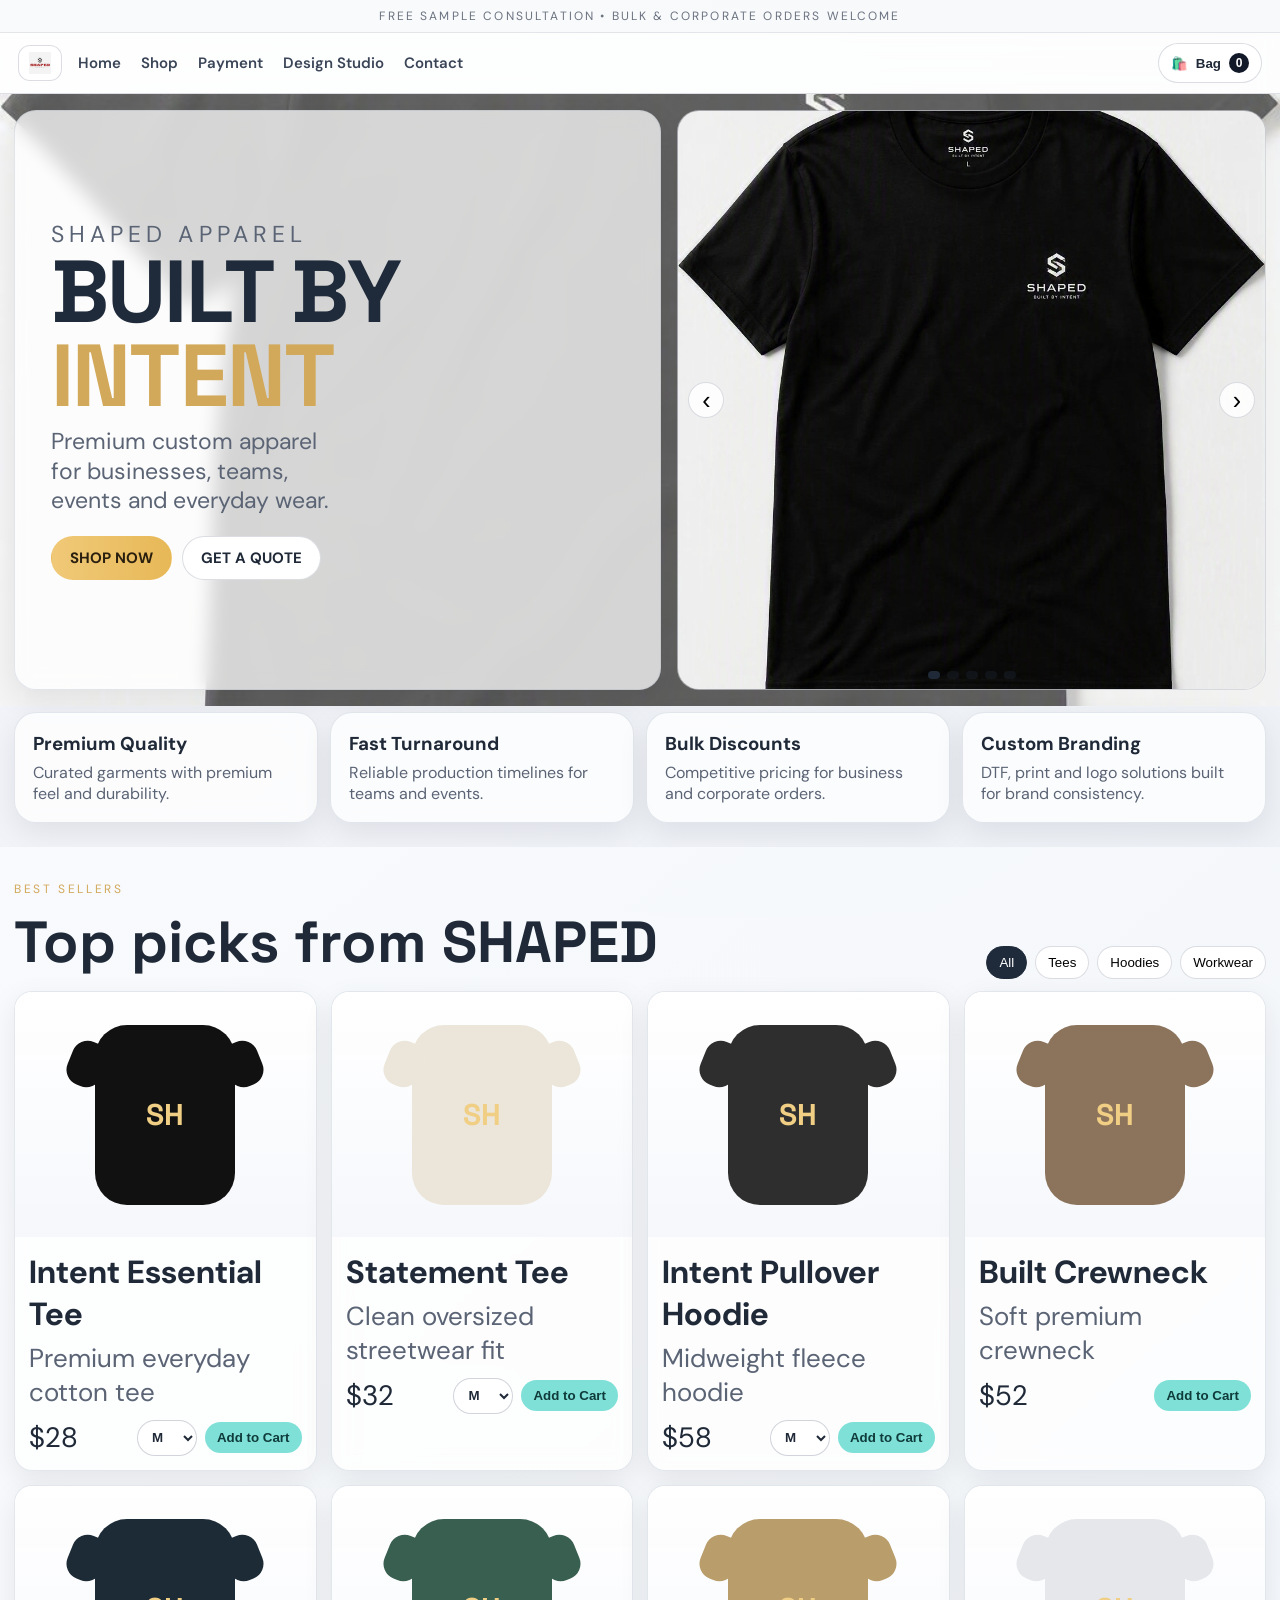
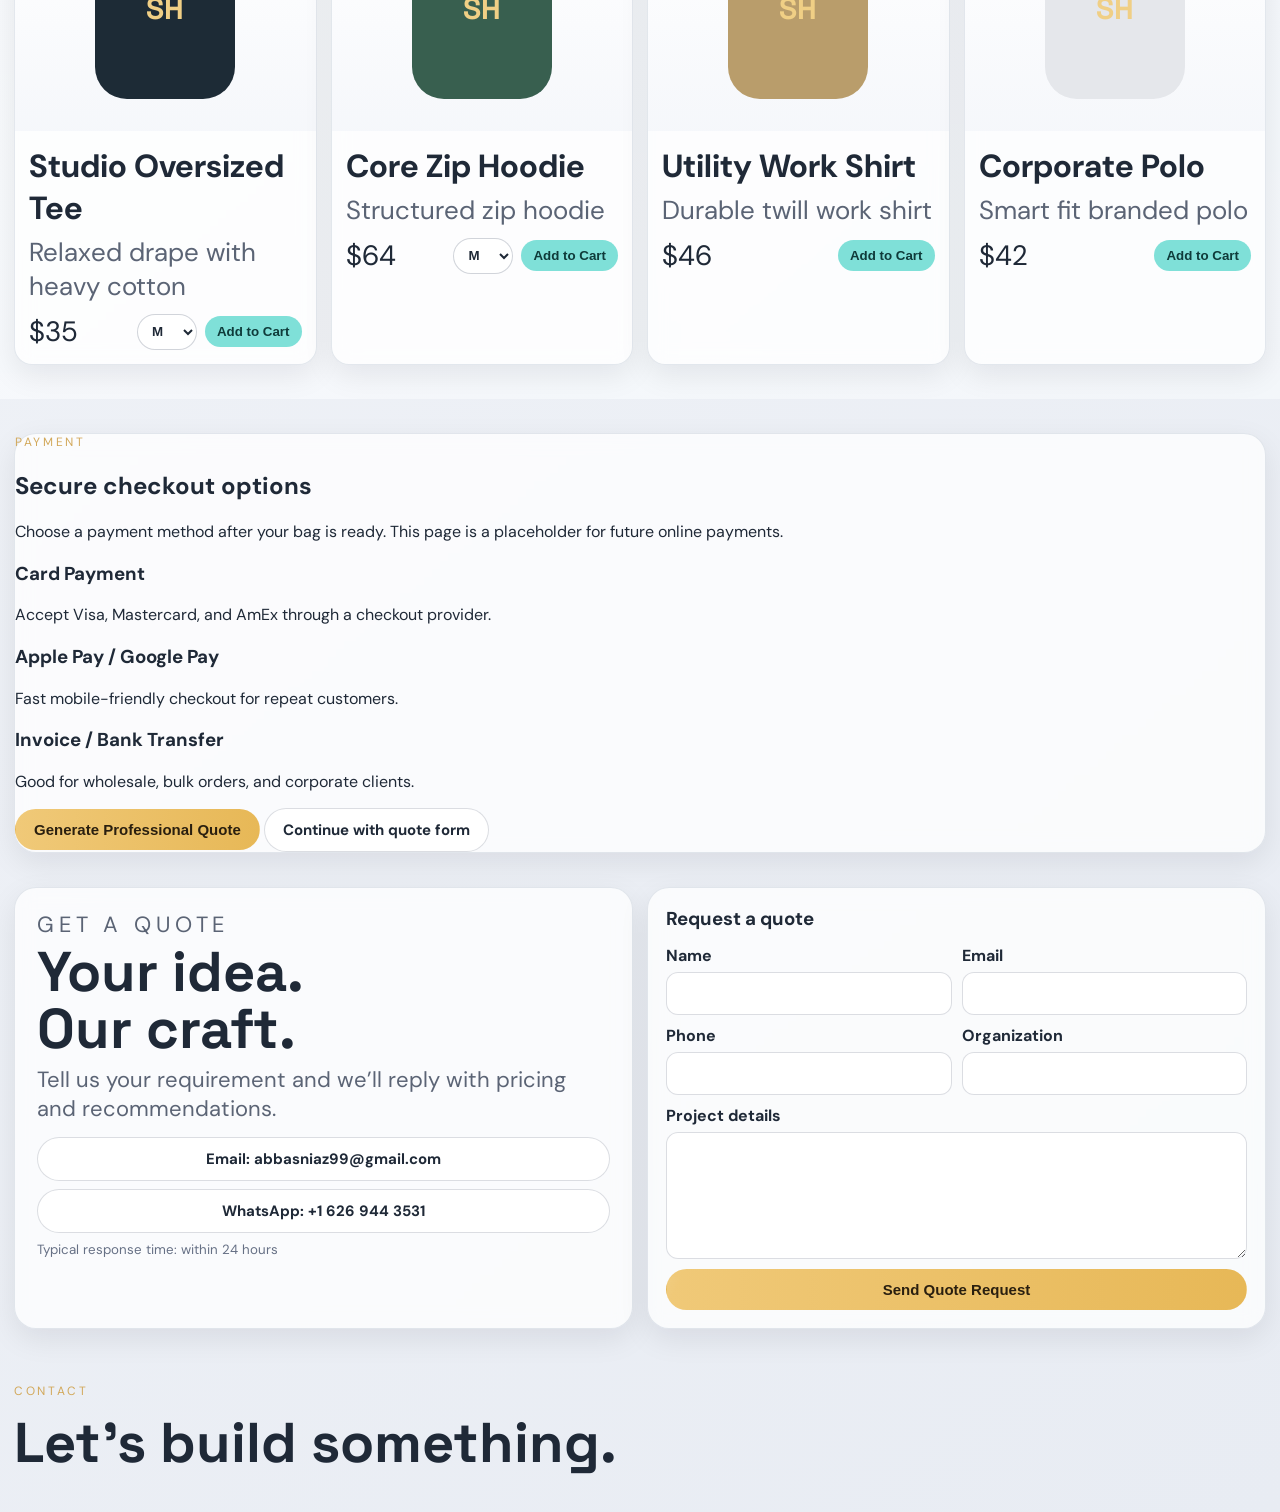
<file: index.html>
<!doctype html>
<html lang="en">
<head>
  <meta charset="utf-8" />
  <meta name="viewport" content="width=device-width, initial-scale=1" />
  <meta name="description" content="SHAPED premium custom apparel for businesses, teams and events. Built by Intent." />
  <title>SHAPED | Built by Intent</title>
  <link rel="stylesheet" href="styles.css?v=5001" />
  <script defer src="script.js?v=5001"></script>
</head>
<body>
  <a class="skip" href="#main">Skip to content</a>
  <div class="announcement">FREE SAMPLE CONSULTATION • BULK &amp; CORPORATE ORDERS WELCOME</div>

  <header class="site-header">
    <a class="brand-right" href="#home" aria-label="SHAPED home">
     <img
  src="assets/Shapedlogo.png"
  alt="SHAPED logo"
  onerror="this.style.display='none'; this.parentElement.classList.add('logo-fallback')"
/>
      <span class="logo-text">SHAPED</span>
    </a>

    <button class="menu-toggle" aria-label="Open menu" aria-expanded="false" type="button">☰</button>

    <nav class="nav" aria-label="Main navigation">
      <a href="#home">Home</a>
      <a href="#shop">Shop</a>
      <a href="#payment">Payment</a>
      <a href="designer.html">Design Studio</a>
      <a href="#contact">Contact</a>
    </nav>

    <button class="cart-button" aria-label="Open cart" type="button">
      <span class="cart-icon">🛍️</span>
      <span>Bag</span>
      <span id="cart-count">0</span>
    </button>
  </header>

  <main id="main">
    <section id="home" class="hero bg-home full-bleed">
      <div class="hero-copy reveal float-card">
        <p class="eyebrow">SHAPED APPAREL</p>
        <h1>BUILT BY <span>INTENT</span></h1>
        <p>Premium custom apparel for businesses, teams, events and everyday wear.</p>
        <div class="actions">
          <a class="button primary shine" href="#shop">SHOP NOW</a>
          <a class="button secondary" href="#quote-form">GET A QUOTE</a>
        </div>
      </div>

      <div class="hero-slideshow reveal" aria-label="SHAPED hero slideshow">
        <div class="hero-slide is-active">
          <img src="assets/Designer (19).png" alt="SHAPED design preview 1" />
        </div>
        <div class="hero-slide">
          <img src="assets/Designer (20).png" alt="SHAPED design preview 2" />
        </div>
        <div class="hero-slide">
          <img src="assets/slideshow pic3.png" alt="SHAPED design preview 3" />
        </div>
        <div class="hero-slide">
          <img src="assets/Designer (19).png" alt="SHAPED design preview 4" />
        </div>
        <div class="hero-slide">
          <img src="assets/Designer (20).png" alt="SHAPED design preview 5" />
        </div>

        <button class="hero-nav hero-prev" aria-label="Previous slide" type="button">‹</button>
        <button class="hero-nav hero-next" aria-label="Next slide" type="button">›</button>

        <div class="hero-dots" role="tablist" aria-label="Slideshow indicators">
          <button class="hero-dot is-active" aria-label="Go to slide 1" aria-selected="true" type="button"></button>
          <button class="hero-dot" aria-label="Go to slide 2" aria-selected="false" type="button"></button>
          <button class="hero-dot" aria-label="Go to slide 3" aria-selected="false" type="button"></button>
          <button class="hero-dot" aria-label="Go to slide 4" aria-selected="false" type="button"></button>
          <button class="hero-dot" aria-label="Go to slide 5" aria-selected="false" type="button"></button>
        </div>
      </div>
    </section>

    <section class="feature-row stagger full-bleed-pad">
      <article class="float-card">
        <h3>Premium Quality</h3>
        <p>Curated garments with premium feel and durability.</p>
      </article>
      <article class="float-card">
        <h3>Fast Turnaround</h3>
        <p>Reliable production timelines for teams and events.</p>
      </article>
      <article class="float-card">
        <h3>Bulk Discounts</h3>
        <p>Competitive pricing for business and corporate orders.</p>
      </article>
      <article class="float-card">
        <h3>Custom Branding</h3>
        <p>DTF, print and logo solutions built for brand consistency.</p>
      </article>
    </section>

    <section id="shop" class="section reveal bg-shop full-bleed">
      <div class="section-head">
        <div>
          <p class="eyebrow">BEST SELLERS</p>
          <h2>Top picks from SHAPED</h2>
        </div>

        <div class="filters" role="group" aria-label="Product filters">
          <button class="active" data-filter="all" type="button">All</button>
          <button data-filter="tees" type="button">Tees</button>
          <button data-filter="hoodies" type="button">Hoodies</button>
          <button data-filter="workwear" type="button">Workwear</button>
        </div>
      </div>

      <div class="product-grid stagger" id="product-grid"></div>
    </section>

    <section id="payment" class="section reveal full-bleed-pad">
      <div class="payment-panel float-card">
        <p class="eyebrow">PAYMENT</p>
        <h2>Secure checkout options</h2>
        <p>Choose a payment method after your bag is ready. This page is a placeholder for future online payments.</p>

        <div class="payment-grid">
          <article>
            <h3>Card Payment</h3>
            <p>Accept Visa, Mastercard, and AmEx through a checkout provider.</p>
          </article>
          <article>
            <h3>Apple Pay / Google Pay</h3>
            <p>Fast mobile-friendly checkout for repeat customers.</p>
          </article>
          <article>
            <h3>Invoice / Bank Transfer</h3>
            <p>Good for wholesale, bulk orders, and corporate clients.</p>
          </article>
        </div>

        <div class="payment-actions">
          <button class="button primary" id="payment-generate-quote" type="button">Generate Professional Quote</button>
          <a class="button secondary" href="#quote-form">Continue with quote form</a>
        </div>
      </div>
    </section>

    <section class="custom-section full-bleed-pad" id="quote-form">
      <div class="custom-copy reveal float-card">
        <p class="eyebrow">GET A QUOTE</p>
        <h2>Your idea.<br />Our craft.</h2>
        <p>Tell us your requirement and we’ll reply with pricing and recommendations.</p>

        <div style="margin-top:14px;display:grid;gap:8px">
          <a
            href="mailto:abbasniaz99@gmail.com"
            class="button secondary"
            style="text-decoration:none;display:inline-flex;justify-content:center;"
          >
            Email: abbasniaz99@gmail.com
          </a>

          <a
            href="https://wa.me/16269443531"
            target="_blank"
            rel="noopener"
            class="button secondary"
            style="text-decoration:none;display:inline-flex;justify-content:center;"
          >
            WhatsApp: +1 626 944 3531
          </a>

          <small style="color:#667085;">Typical response time: within 24 hours</small>
        </div>
      </div>

      <form
        class="quote-form reveal float-card"
        action="https://formspree.io/f/meaqjyzg"
        method="POST"
      >
        <h3>Request a quote</h3>

        <div class="form-row">
          <label>
            Name
            <input name="name" required />
          </label>
          <label>
            Email
            <input name="email" type="email" required />
          </label>
        </div>

        <div class="form-row">
          <label>
            Phone
            <input name="phone" type="tel" />
          </label>
          <label>
            Organization
            <input name="organization" />
          </label>
        </div>

        <label>
          Project details
          <textarea name="project_details" required rows="5"></textarea>
        </label>

        <input type="hidden" name="_subject" value="New SHAPED Quote Request" />

        <button class="button primary full shine" type="submit">Send Quote Request</button>
      </form>
    </section>

    <section id="contact" class="section reveal full-bleed-pad">
      <p class="eyebrow">CONTACT</p>
      <h2>Let’s build something.</h2>
    </section>
  </main>

  <aside class="cart" aria-hidden="true">
    <div class="cart-head">
      <h2>Your bag</h2>
      <button class="cart-close" aria-label="Close cart" type="button">×</button>
    </div>

    <div id="cart-items"></div>

    <div class="cart-summary">
      <div class="summary-row">
        <span>Total items</span>
        <strong id="summary-items">0</strong>
      </div>
      <div class="summary-row">
        <span>Subtotal</span>
        <strong id="summary-subtotal">$0.00</strong>
      </div>
    </div>

    <div class="cart-foot">
      <button class="button secondary full" id="clear-cart" type="button">Clear bag</button>
      <button class="button primary full" id="checkout" type="button">Checkout</button>

      <label style="display:flex;align-items:center;gap:8px;font-size:14px;margin-top:8px;">
        <input id="cart-keep-toggle" type="checkbox" />
        Keep my bag saved on this device
      </label>

      <p id="cart-keep-note" style="margin:8px 0 0;color:#667085;font-size:13px;"></p>
    </div>
  </aside>

  <div class="overlay"></div>
  <div class="toast" role="status" aria-live="polite"></div>

  <div class="quote-modal" id="quote-modal" aria-hidden="true">
    <div class="quote-panel">
      <div class="quote-head">
        <h3>Get your quotation</h3>
        <button id="quote-close" aria-label="Close" type="button">×</button>
      </div>

      <form id="quote-checkout-form" class="quote-checkout-form">
        <label>
          Name
          <input id="q-name" required />
        </label>
        <label>
          Email
          <input id="q-email" type="email" required />
        </label>
        <label>
          Customer email to receive quote
          <input id="q-customer-email" type="email" placeholder="customer@example.com" required />
        </label>
        <label>
          Company (optional)
          <input id="q-company" />
        </label>
        <label>
          Notes (optional)
          <textarea id="q-notes" rows="3" placeholder="Quantities, sizes, deadlines, or any special requirements"></textarea>
        </label>

        <button class="button primary full" type="submit">Generate Quote</button>
      </form>

      <div id="quote-result" class="quote-result"></div>
    </div>
  </div>

  <div id="quote-print-doc" class="quote-print-doc">
    <header class="quote-print-head">
      <div class="quote-print-brand">
        <div class="quote-print-logo-wrap">
          <img class="quote-print-logo-img" src="assets/Shapedlogo.png" alt="SHAPED logo" />
          <span class="quote-print-logo">SHAPED</span>
        </div>
        <span>Built by Intent</span>
      </div>
      <div class="quote-print-meta">
        <h1>QUOTATION</h1>
        <p><b>Reference:</b> <span id="qp-ref"></span></p>
        <p><b>Date:</b> <span id="qp-date"></span></p>
      </div>
    </header>

    <section class="quote-print-parties">
      <div>
        <p class="quote-print-label">Prepared by</p>
        <p><b>SHAPED Apparel</b></p>
        <p>abbasniaz99@gmail.com</p>
        <p>+1 626 944 3531</p>
      </div>
      <div>
        <p class="quote-print-label">Prepared for</p>
        <p><b id="qp-name"></b></p>
        <p id="qp-email"></p>
        <p id="qp-company"></p>
      </div>
    </section>

    <table class="quote-print-table">
      <thead>
        <tr>
          <th>Item</th>
          <th>Size</th>
          <th>Qty</th>
          <th>Unit Price</th>
          <th>Line Total</th>
        </tr>
      </thead>
      <tbody id="qp-items"></tbody>
      <tfoot>
        <tr>
          <td colspan="4">Subtotal</td>
          <td id="qp-subtotal"></td>
        </tr>
      </tfoot>
    </table>

    <section class="quote-print-notes">
      <p class="quote-print-label">Notes</p>
      <p id="qp-notes"></p>
    </section>

    <footer class="quote-print-foot">
      <p>This quotation is valid for 14 days from the date above. Prices exclude shipping and rush production fees unless stated otherwise.</p>
    </footer>
  </div>

  <form
    id="formspree-quote-submit"
    action="https://formspree.io/f/meaqjyzg"
    method="POST"
    style="display:none"
  >
    <input type="hidden" name="name" />
    <input type="hidden" name="email" />
    <input type="hidden" name="customerEmail" />
    <input type="hidden" name="company" />
    <input type="hidden" name="quoteReference" />
    <input type="hidden" name="quoteSubtotal" />
    <input type="hidden" name="quoteItems" />
    <input type="hidden" name="quoteNotes" />
    <input type="hidden" name="quoteLink" />
    <input type="hidden" name="_subject" value="New SHAPED Quote Request" />
  </form>
</body>
</html>
</file>
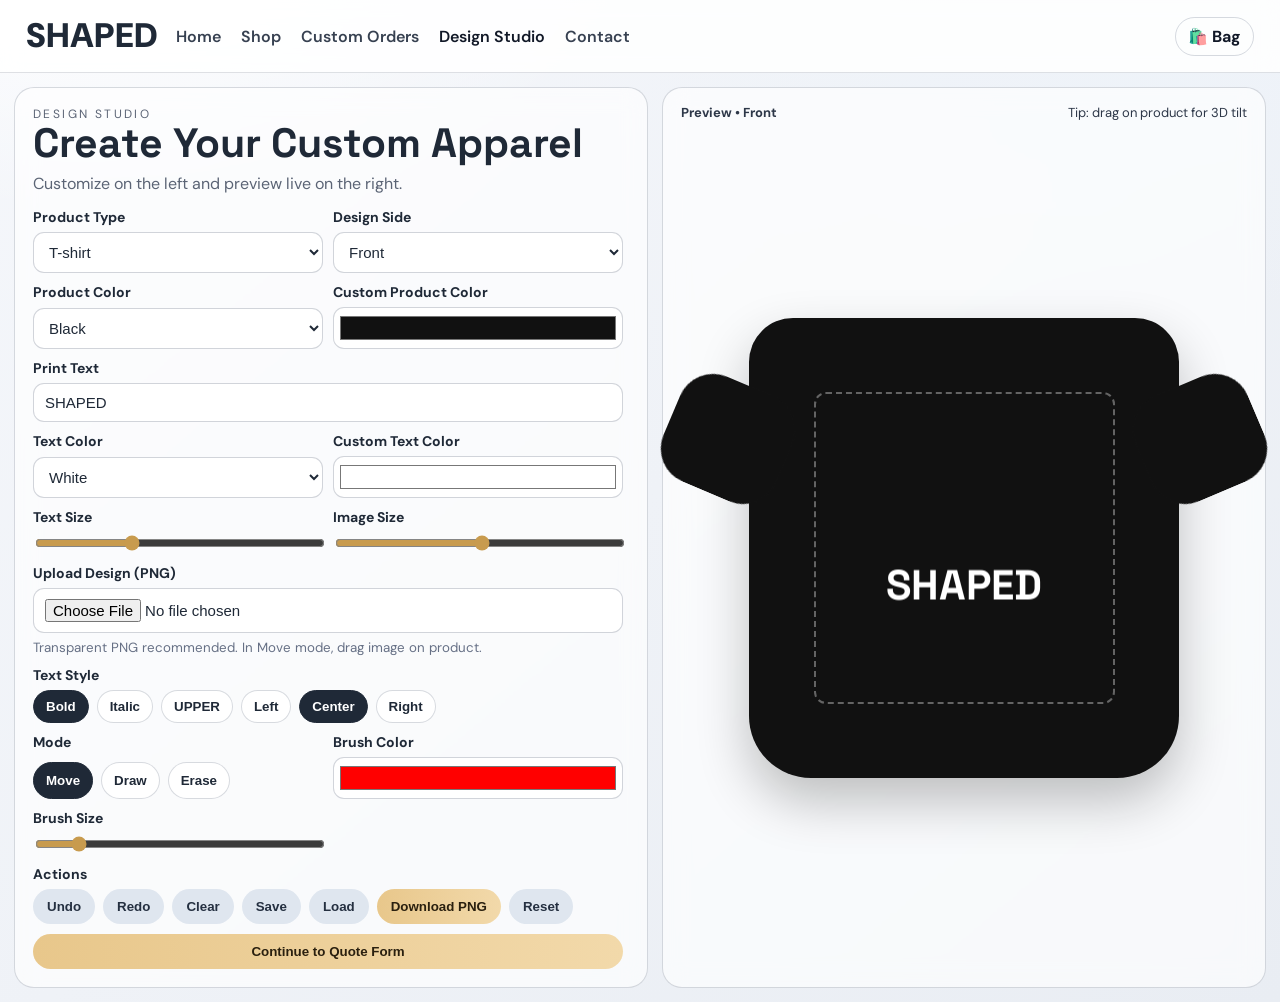
<file: designer.html>
<!doctype html>
<html lang="en">
<head>
  <meta charset="utf-8" />
  <meta name="viewport" content="width=device-width,initial-scale=1" />
  <title>SHAPED Design Studio</title>
  <link rel="stylesheet" href="designer.css?v=17001" />
  <script defer src="designer.js?v=17001"></script>
</head>
<body class="designer-page">

  <!-- TOP NAV -->
  <header class="site-header">
    <div class="container nav-wrap">
      <a class="brand" href="index.html">SHAPED</a>

      <button class="menu-toggle" type="button" aria-label="Toggle menu" aria-expanded="false">☰</button>

      <nav class="nav" aria-label="Primary navigation">
        <a href="index.html#home">Home</a>
        <a href="index.html#shop">Shop</a>
        <a href="index.html#quote-form">Custom Orders</a>
        <a href="designer.html" class="active">Design Studio</a>
        <a href="index.html#contact">Contact</a>
      </nav>

      <div class="header-actions">
        <a class="cart-button" href="index.html#shop">🛍️ <span>Bag</span></a>
      </div>
    </div>
  </header>

  <main class="designer-shell">
    <section class="controls-panel">
      <div class="panel-head">
        <p class="eyebrow">DESIGN STUDIO</p>
        <h1>Create Your Custom Apparel</h1>
        <p>Customize on the left and preview live on the right.</p>
      </div>

      <form id="designer-form" class="controls-grid">
        <div class="field">
          <label for="product-type">Product Type</label>
          <select id="product-type">
            <option value="tshirt">T-shirt</option>
            <option value="hoodie">Hoodie</option>
            <option value="tote">Tote Bag</option>
          </select>
        </div>

        <div class="field">
          <label for="view-side">Design Side</label>
          <select id="view-side">
            <option value="front">Front</option>
            <option value="back">Back</option>
          </select>
        </div>

        <div class="field">
          <label for="shirt-color">Product Color</label>
          <select id="shirt-color">
            <option value="#111111">Black</option>
            <option value="#1f2937">Charcoal</option>
            <option value="#374151">Dark Gray</option>
            <option value="#6b7280">Gray</option>
            <option value="#9ca3af">Light Gray</option>
            <option value="#f3f4f6">White</option>
            <option value="#f5e6c8">Cream</option>
            <option value="#c2a383">Sand</option>
            <option value="#7c5a3a">Brown</option>
            <option value="#8b1e3f">Maroon</option>
            <option value="#b91c1c">Red</option>
            <option value="#f97316">Orange</option>
            <option value="#eab308">Yellow</option>
            <option value="#2f6b57">Forest Green</option>
            <option value="#16a34a">Green</option>
            <option value="#14b8a6">Teal</option>
            <option value="#0ea5e9">Sky Blue</option>
            <option value="#395b8a">Royal Blue</option>
            <option value="#1d4ed8">Blue</option>
            <option value="#312e81">Indigo</option>
            <option value="#7c3aed">Purple</option>
            <option value="#db2777">Pink</option>
          </select>
        </div>

        <div class="field">
          <label for="shirt-color-custom">Custom Product Color</label>
          <input id="shirt-color-custom" type="color" value="#111111" />
        </div>

        <div class="field span-2">
          <label for="print-text">Print Text</label>
          <input id="print-text" type="text" value="SHAPED" maxlength="40" />
        </div>

        <div class="field">
          <label for="print-color">Text Color</label>
          <select id="print-color">
            <option value="#ffffff">White</option>
            <option value="#111111">Black</option>
            <option value="#d4a64f">Gold</option>
            <option value="#2f6b57">Green</option>
            <option value="#2b6cb0">Blue</option>
            <option value="#e11d48">Red</option>
            <option value="#7c3aed">Purple</option>
          </select>
        </div>

        <div class="field">
          <label for="print-color-custom">Custom Text Color</label>
          <input id="print-color-custom" type="color" value="#ffffff" />
        </div>

        <div class="field">
          <label for="text-size">Text Size</label>
          <input id="text-size" type="range" min="16" max="96" value="42" />
        </div>

        <div class="field">
          <label for="design-size">Image Size</label>
          <input id="design-size" type="range" min="15" max="80" value="48" />
        </div>

        <div class="field span-2">
          <label for="design-upload">Upload Design (PNG)</label>
          <input id="design-upload" type="file" accept=".png,image/png" />
          <small>Transparent PNG recommended. In Move mode, drag image on product.</small>
        </div>

        <div class="field span-2">
          <label>Text Style</label>
          <div class="btn-row">
            <button type="button" class="chip active" id="text-bold">Bold</button>
            <button type="button" class="chip" id="text-italic">Italic</button>
            <button type="button" class="chip" id="text-uppercase">UPPER</button>
            <button type="button" class="chip" id="align-left">Left</button>
            <button type="button" class="chip active" id="align-center">Center</button>
            <button type="button" class="chip" id="align-right">Right</button>
          </div>
        </div>

        <div class="field">
          <label>Mode</label>
          <div class="btn-row">
            <button type="button" class="chip active" id="mode-move">Move</button>
            <button type="button" class="chip" id="mode-draw">Draw</button>
            <button type="button" class="chip" id="mode-erase">Erase</button>
          </div>
        </div>

        <div class="field">
          <label for="brush-color">Brush Color</label>
          <input id="brush-color" type="color" value="#ff0000" />
        </div>

        <div class="field">
          <label for="brush-size">Brush Size</label>
          <input id="brush-size" type="range" min="1" max="40" value="6" />
        </div>

        <div class="field span-2">
          <label>Actions</label>
          <div class="btn-row">
            <button type="button" class="cta muted" id="undo-draw">Undo</button>
            <button type="button" class="cta muted" id="redo-draw">Redo</button>
            <button type="button" class="cta muted" id="clear-drawing">Clear</button>
            <button type="button" class="cta muted" id="save-draft">Save</button>
            <button type="button" class="cta muted" id="load-draft">Load</button>
            <button type="button" class="cta" id="download-design">Download PNG</button>
            <button type="button" class="cta muted" id="reset-all">Reset</button>
          </div>
        </div>

        <div class="field span-2">
          <button type="submit" class="cta full">Continue to Quote Form</button>
        </div>
      </form>
    </section>

    <section class="preview-panel">
      <div class="preview-top">
        <strong id="preview-label">Preview • Front</strong>
        <span>Tip: drag on product for 3D tilt</span>
      </div>

      <div class="preview-stage">
        <div class="mock-shirt tshirt" id="mock-shirt">
          <div class="hoodie-pocket"></div>
          <div class="tote-handle left"></div>
          <div class="tote-handle right"></div>

          <div class="safe-area"></div>
          <canvas id="draw-canvas"></canvas>
          <img id="shirt-design-image" alt="Uploaded design preview" />
          <span id="shirt-text">SHAPED</span>
        </div>
      </div>
    </section>
  </main>
</body>
</html>
</file>
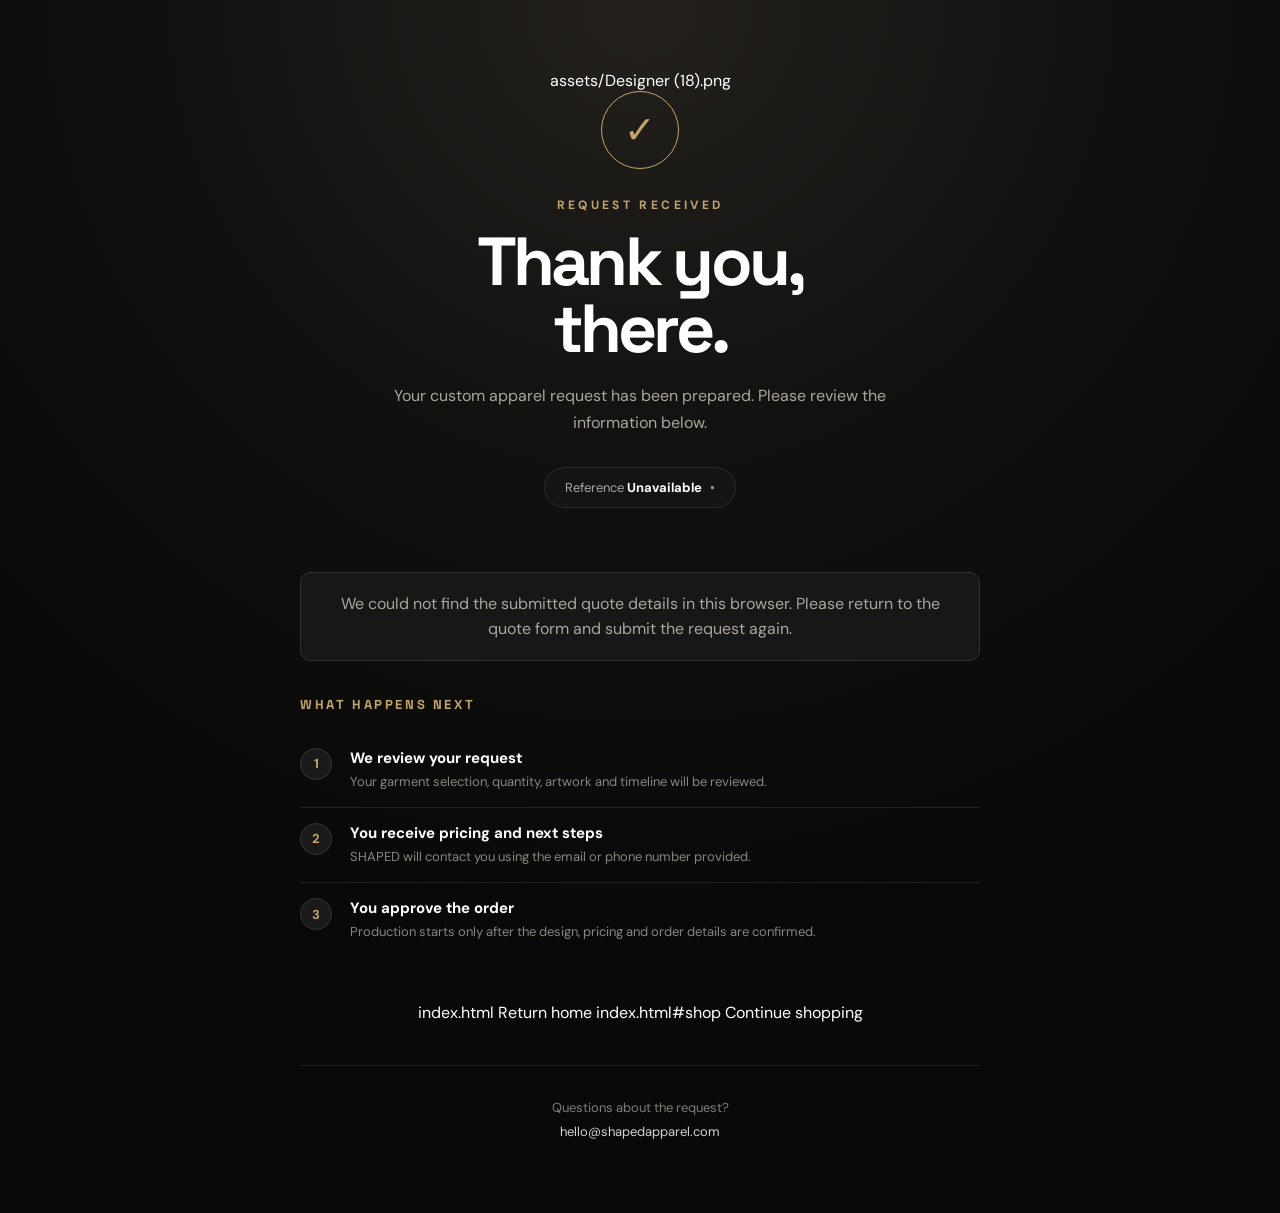
<file: success.html>
<!doctype html>
<html lang="en">
<head>
  <meta charset="utf-8">

  <meta
    name="viewport"
    content="width=device-width, initial-scale=1"
  >

  <meta
    name="description"
    content="SHAPED custom apparel quote confirmation."
  >

  <title>Quote Received | SHAPED</title>

  <style>
    @import url(
      "https://fonts.googleapis.com/css2?family=DM+Sans:wght@400;500;600;700&family=Space+Grotesk:wght@500;600;700&display=swap"
    );

    :root {
      --black: #090909;
      --card: #141414;
      --card-light: #1a1a1a;
      --gold: #c4a46a;
      --white: #ffffff;
      --muted: #aaa69d;
      --line: #2b2b2b;
    }

    * {
      box-sizing: border-box;
    }

    body {
      min-height: 100vh;
      margin: 0;
      background:
        radial-gradient(
          circle at top,
          #24211d 0%,
          #10100f 35%,
          var(--black) 68%
        );
      color: var(--white);
      font-family: "DM Sans", sans-serif;
    }

    .confirmation-page {
      width: min(680px, calc(100% - 36px));
      margin: 0 auto;
      padding: 70px 0;
      text-align: center;
    }

    .logo {
      width: 175px;
      max-height: 90px;
      object-fit: contain;
      margin-bottom: 42px;
    }

    .confirmation-icon {
      width: 78px;
      height: 78px;
      display: grid;
      place-items: center;
      margin: 0 auto 28px;
      border: 1px solid var(--gold);
      border-radius: 50%;
      color: var(--gold);
      font-size: 38px;
      font-weight: 500;
    }

    .eyebrow {
      margin: 0 0 16px;
      color: var(--gold);
      font-size: 12px;
      font-weight: 700;
      letter-spacing: 0.28em;
    }

    h1 {
      margin: 0 0 20px;
      font-family: "Space Grotesk", sans-serif;
      font-size: clamp(42px, 8vw, 68px);
      line-height: 0.98;
      letter-spacing: -0.055em;
    }

    .intro {
      max-width: 530px;
      margin: 0 auto 30px;
      color: var(--muted);
      font-size: 16px;
      line-height: 1.7;
    }

    .reference {
      display: inline-flex;
      flex-wrap: wrap;
      justify-content: center;
      gap: 8px;
      margin-bottom: 44px;
      padding: 11px 20px;
      background: var(--card);
      border: 1px solid var(--line);
      border-radius: 999px;
      color: var(--muted);
      font-size: 13px;
    }

    .reference strong {
      color: var(--white);
    }

    .quote-summary {
      margin-bottom: 42px;
      padding: 30px;
      background: rgba(20, 20, 20, 0.96);
      border: 1px solid var(--line);
      border-radius: 16px;
      text-align: left;
      box-shadow: 0 30px 70px rgba(0, 0, 0, 0.3);
    }

    .section-title {
      margin: 0 0 20px;
      color: var(--gold);
      font-family: "Space Grotesk", sans-serif;
      font-size: 13px;
      letter-spacing: 0.2em;
      text-transform: uppercase;
    }

    .summary-row {
      display: grid;
      grid-template-columns: 145px 1fr;
      gap: 20px;
      padding: 13px 0;
      border-bottom: 1px solid #242424;
      font-size: 14px;
    }

    .summary-row:last-child {
      border-bottom: 0;
    }

    .summary-label {
      color: #858178;
    }

    .summary-value {
      color: var(--white);
      font-weight: 500;
      overflow-wrap: anywhere;
    }

    .details-value {
      line-height: 1.6;
      white-space: pre-wrap;
    }

    .next-steps {
      margin-bottom: 45px;
      text-align: left;
    }

    .step {
      display: grid;
      grid-template-columns: 34px 1fr;
      gap: 16px;
      padding: 15px 0;
      border-bottom: 1px solid #222;
    }

    .step:last-child {
      border-bottom: 0;
    }

    .step-number {
      width: 32px;
      height: 32px;
      display: grid;
      place-items: center;
      background: var(--card-light);
      border: 1px solid #353535;
      border-radius: 50%;
      color: var(--gold);
      font-size: 13px;
      font-weight: 700;
    }

    .step strong {
      display: block;
      margin-bottom: 4px;
      font-size: 15px;
    }

    .step p {
      margin: 0;
      color: #89857e;
      font-size: 13px;
      line-height: 1.55;
    }

    .actions {
      display: flex;
      flex-wrap: wrap;
      justify-content: center;
      gap: 12px;
      margin-bottom: 42px;
    }

    .button {
      display: inline-flex;
      min-width: 170px;
      justify-content: center;
      padding: 15px 24px;
      border: 1px solid transparent;
      text-decoration: none;
      font-size: 14px;
      font-weight: 700;
    }

    .button-primary {
      background: var(--gold);
      color: #111111;
    }

    .button-primary:hover {
      background: #d7bb83;
    }

    .button-secondary {
      border-color: #3b3b3b;
      color: var(--white);
    }

    .button-secondary:hover {
      border-color: var(--gold);
      color: var(--gold);
    }

    .contact {
      padding-top: 30px;
      border-top: 1px solid #222;
      color: #817d75;
      font-size: 13px;
      line-height: 1.8;
    }

    .contact a {
      color: #d5d1c9;
      text-decoration: none;
    }

    .missing-message {
      display: none;
      margin: 20px auto 35px;
      padding: 18px;
      background: #171717;
      border: 1px solid #303030;
      border-radius: 10px;
      color: var(--muted);
      line-height: 1.6;
    }

    @media (max-width: 560px) {
      .confirmation-page {
        padding: 45px 0;
      }

      .quote-summary {
        padding: 22px;
      }

      .summary-row {
        grid-template-columns: 1fr;
        gap: 5px;
      }

      .button {
        width: 100%;
      }

      .reference {
        border-radius: 13px;
      }
    }
  </style>
</head>

<body>
  <main class="confirmation-page">
    assets/Designer (18).png

    <div class="confirmation-icon" aria-hidden="true">✓</div>

    <p class="eyebrow">REQUEST RECEIVED</p>

    <h1>
      Thank you,<br>
      <span id="customerName">there</span>.
    </h1>

    <p class="intro">
      Your custom apparel request has been prepared.
      Please review the information below.
    </p>

    <div class="reference">
      <span>
        Reference
        <strong id="referenceNumber">Unavailable</strong>
      </span>

      <span aria-hidden="true">•</span>

      <span id="submissionDate"></span>
    </div>

    <div class="missing-message" id="missingMessage">
      We could not find the submitted quote details in this browser.
      Please return to the quote form and submit the request again.
    </div>

    <section class="quote-summary" id="quoteSummary">
      <h2 class="section-title">Your submission</h2>

      <div class="summary-row">
        <span class="summary-label">Name</span>
        <span class="summary-value" id="summaryName"></span>
      </div>

      <div class="summary-row">
        <span class="summary-label">Email</span>
        <span class="summary-value" id="summaryEmail"></span>
      </div>

      <div class="summary-row">
        <span class="summary-label">Phone</span>
        <span class="summary-value" id="summaryPhone"></span>
      </div>

      <div class="summary-row">
        <span class="summary-label">Organization</span>
        <span class="summary-value" id="summaryOrganization"></span>
      </div>

      <div class="summary-row">
        <span class="summary-label">Product</span>
        <span class="summary-value" id="summaryProduct"></span>
      </div>

      <div class="summary-row">
        <span class="summary-label">Quantity</span>
        <span class="summary-value" id="summaryQuantity"></span>
      </div>

      <div class="summary-row">
        <span class="summary-label">Project details</span>
        <span
          class="summary-value details-value"
          id="summaryDetails"
        ></span>
      </div>
    </section>

    <section class="next-steps">
      <h2 class="section-title">What happens next</h2>

      <div class="step">
        <span class="step-number">1</span>

        <div>
          <strong>We review your request</strong>

          <p>
            Your garment selection, quantity, artwork and timeline
            will be reviewed.
          </p>
        </div>
      </div>

      <div class="step">
        <span class="step-number">2</span>

        <div>
          <strong>You receive pricing and next steps</strong>

          <p>
            SHAPED will contact you using the email or phone number
            provided.
          </p>
        </div>
      </div>

      <div class="step">
        <span class="step-number">3</span>

        <div>
          <strong>You approve the order</strong>

          <p>
            Production starts only after the design, pricing and
            order details are confirmed.
          </p>
        </div>
      </div>
    </section>

    <div class="actions">
      index.html
        Return home
      </a>

      index.html#shop
        Continue shopping
      </a>
    </div>

    <div class="contact">
      Questions about the request?<br>

      <a href="mailto:hello@shapedapparel.com">
        hello@shapedapparel.com
      </a>
    </div>
  </main>

  <script>
    const savedQuote = sessionStorage.getItem("shapedQuote");

    const displayValue = (value) => {
      return value && value.trim() ? value.trim() : "Not provided";
    };

    if (savedQuote) {
      try {
        const quote = JSON.parse(savedQuote);

        document.getElementById("customerName").textContent =
          displayValue(quote.name).split(" ")[0];

        document.getElementById("referenceNumber").textContent =
          "#" + displayValue(quote.reference);

        document.getElementById("submissionDate").textContent =
          displayValue(quote.submittedAt);

        document.getElementById("summaryName").textContent =
          displayValue(quote.name);

        document.getElementById("summaryEmail").textContent =
          displayValue(quote.email);

        document.getElementById("summaryPhone").textContent =
          displayValue(quote.phone);

        document.getElementById("summaryOrganization").textContent =
          displayValue(quote.organization);

        document.getElementById("summaryProduct").textContent =
          displayValue(quote.product);

        document.getElementById("summaryQuantity").textContent =
          displayValue(quote.quantity);

        document.getElementById("summaryDetails").textContent =
          displayValue(quote.details);
      } catch (error) {
        showMissingDetails();
      }
    } else {
      showMissingDetails();
    }

    function showMissingDetails() {
      document.getElementById("quoteSummary").style.display = "none";
      document.getElementById("missingMessage").style.display = "block";
      document.getElementById("submissionDate").style.display = "none";
    }
  </script>
</body>
</html>
</file>
<file: styles.css>
/* =========================================================
   SHAPED WEBSITE STYLESHEET (CONSOLIDATED + SECTION HEADERS)
   HOW TO EDIT QUICKLY:
   - HEADER / LOGO: Section 04
   - HERO TEXT / BUTTONS: Section 08
   - BACKGROUND IMAGES: Section 07
   - SHOP PRODUCT CARDS: Section 12
   - SIZE DROPDOWN: Section 13
   - CART PANEL: Section 16
   - MOBILE FIXES: Section 20
   ========================================================= */

/* =========================================================
   01) GOOGLE FONTS
   ========================================================= */
@import url("https://fonts.googleapis.com/css2?family=DM+Sans:wght@400;500;700&family=Space+Grotesk:wght@500;700&display=swap");

/* =========================================================
   02) ROOT COLORS / DESIGN TOKENS
   ========================================================= */
:root{
  --bg:#f3f5f9;
  --bg2:#e8ecf3;
  --text:#1f2937;
  --muted:#5b6475;
  --line:rgba(90,102,122,.22);
  --card:rgba(255,255,255,.74);
  --gold:#d2a85a;
  --navy:#1f2a3a;
  --mint:#7fe0d8;
}

/* =========================================================
   03) GLOBAL RESET + BASE
   ========================================================= */
*{box-sizing:border-box}
html,body{margin:0;padding:0}
body{
  font-family:"DM Sans",system-ui,-apple-system,Segoe UI,Roboto,sans-serif;
  color:var(--text);
  background:
    radial-gradient(1200px 560px at 10% -10%, #fff 0%, transparent 55%),
    radial-gradient(1100px 600px at 90% 0%, #eef2f8 0%, transparent 58%),
    linear-gradient(140deg,var(--bg),var(--bg2));
  overflow-x:hidden;
}

/* =========================================================
   04) HEADER / TOP BAR / LOGO / NAV
   ========================================================= */
.announcement{
  font-size:12px;
  letter-spacing:.18em;
  text-transform:uppercase;
  text-align:center;
  color:#6b7280;
  padding:8px 10px;
  border-bottom:1px solid rgba(90,102,122,.14);
  background:rgba(255,255,255,.55);
}

.site-header{
  position:sticky;
  top:0;
  z-index:1000;
  display:flex;
  align-items:center;
  gap:16px;
  padding:10px 18px;
  background:rgba(255,255,255,.86);
  backdrop-filter:blur(10px);
  border-bottom:1px solid rgba(90,102,122,.2);
}

.brand-right{
  display:inline-flex;
  align-items:center;
  gap:8px;
  text-decoration:none;
  color:var(--text);
  border:1px solid var(--line);
  border-radius:12px;
  padding:6px 10px;
  background:rgba(255,255,255,.8);
}
.brand-right img{
  height:22px;
  width:auto;
  display:block;
}
.brand-right .logo-text{
  font-family:"Space Grotesk",sans-serif;
  font-size:18px;
  line-height:1;
  font-weight:700;
  display:none;
}
.brand-right.logo-fallback .logo-text{display:inline-block}

.nav{
  display:flex;
  align-items:center;
  gap:20px;
}
.nav a{
  text-decoration:none;
  color:#3a4557;
  font-weight:600;
  font-size:15px;
}
.nav a:hover{color:#111827}

.menu-toggle{
  margin-left:auto;
  display:none;
  border:1px solid var(--line);
  border-radius:10px;
  background:#fff;
  font-size:18px;
  padding:7px 10px;
  cursor:pointer;
}

/* =========================================================
   05) CART ICON BUTTON IN HEADER
   ========================================================= */
.cart-button{
  margin-left:auto;
  display:inline-flex;
  align-items:center;
  gap:8px;
  border:1px solid var(--line);
  border-radius:999px;
  padding:9px 12px;
  background:#fff;
  cursor:pointer;
  color:#1f2937;
  font-weight:700;
}
#cart-count{
  min-width:20px;
  height:20px;
  display:inline-grid;
  place-items:center;
  border-radius:999px;
  background:#111827;
  color:#fff;
  font-size:12px;
}

/* =========================================================
   06) REUSABLE LAYOUT HELPERS
   ========================================================= */
.full-bleed{width:100%}
.full-bleed-pad{padding-inline:14px}
.section{padding:34px 14px}

.skip{position:absolute;left:-9999px;top:auto}
.skip:focus{
  left:12px;top:12px;z-index:9999;
  background:#111;color:#fff;padding:8px 10px;border-radius:8px
}

.reveal{
  opacity:0;
  transform:translateY(16px);
  transition:.55s ease;
}
.reveal.in{opacity:1;transform:none}
.stagger > *{
  opacity:0;
  transform:translateY(14px);
  transition:.55s ease;
}
.stagger > *.in{opacity:1;transform:none}

.float-card{
  background:var(--card);
  border:1px solid rgba(148,163,184,.25);
  border-radius:22px;
  backdrop-filter:blur(9px);
  box-shadow:0 10px 30px rgba(2,8,23,.08);
}

/* =========================================================
   07) BACKGROUND IMAGES (EDIT HERE IF IMAGE CHANGES)
   ========================================================= */
.bg-home{
  background:
    linear-gradient(rgba(255,255,255,.34), rgba(255,255,255,.34)),
    url("./assets/Designer (19).png") center/cover no-repeat !important;
}
.bg-shop{
  background:
    linear-gradient(140deg,#f7f9fc,#edf2f8) !important;
  background-attachment:scroll;
}

/* =========================================================
   08) HERO SECTION (LEFT TEXT + BUTTONS)
   ========================================================= */
.hero{
  min-height:68vh;
  display:grid;
  grid-template-columns:1.1fr 1fr;
  gap:16px;
  align-items:stretch;
  padding:16px 14px;
}

.hero-copy{
  padding:40px 36px;
  display:flex;
  flex-direction:column;
  justify-content:center;
}
.eyebrow{
  margin:0 0 8px;
  font-size:12px;
  letter-spacing:.22em;
  color:var(--gold);
  text-transform:uppercase;
}
.hero-copy h1{
  margin:0 0 10px;
  font-family:"Space Grotesk",sans-serif;
  font-weight:700;
  font-size:clamp(48px,7vw,88px);
  line-height:.95;
  letter-spacing:-.02em;
  color:var(--navy);
}
.hero-copy h1 span{color:var(--gold)}
.hero-copy p{
  margin:0;
  color:var(--muted);
  font-size:clamp(18px,1.8vw,40px);
  line-height:1.28;
  max-width:18ch;
}

.actions{
  margin-top:20px;
  display:flex;
  flex-wrap:wrap;
  gap:10px;
}

/* =========================================================
   09) BUTTON SYSTEM
   ========================================================= */
.button{
  border:1px solid var(--line);
  border-radius:999px;
  padding:11px 18px;
  font-size:15px;
  font-weight:700;
  text-decoration:none;
  color:#1f2937;
  background:#fff;
  cursor:pointer;
  display:inline-flex;
  align-items:center;
  justify-content:center;
}
.button.primary{
  background:linear-gradient(90deg,#f0c978,#e7b857);
  border-color:transparent;
  color:#2a1f0f;
}
.button.secondary{background:#fff}
.button.full{width:100%}

.shine{position:relative;overflow:hidden}
.shine::after{
  content:"";
  position:absolute;
  inset:-120% auto auto -40%;
  width:40%;
  height:300%;
  transform:rotate(26deg);
  background:linear-gradient(to right, transparent, rgba(255,255,255,.45), transparent);
  animation:shine 3.8s linear infinite;
}
@keyframes shine{
  0%{left:-45%}
  100%{left:130%}
}

/* =========================================================
   10) HERO SLIDESHOW (RIGHT SIDE)
   ========================================================= */
.hero-slideshow{
  position:relative;
  border-radius:22px;
  border:1px solid var(--line);
  overflow:hidden;
  min-height:420px;
  background:rgba(255,255,255,.55);
}
.hero-slide{
  position:absolute;
  inset:0;
  opacity:0;
  transition:opacity .45s ease;
}
.hero-slide.is-active{opacity:1}
.hero-slide img{
  width:100%;
  height:100%;
  object-fit:cover;
  display:block;
}
.hero-nav{
  position:absolute;
  top:50%;
  transform:translateY(-50%);
  width:36px;
  height:36px;
  border-radius:999px;
  border:1px solid var(--line);
  background:rgba(255,255,255,.86);
  cursor:pointer;
  font-size:25px;
  line-height:1;
}
.hero-prev{left:10px}
.hero-next{right:10px}
.hero-dots{
  position:absolute;
  left:50%;
  bottom:10px;
  transform:translateX(-50%);
  display:flex;
  gap:7px;
}
.hero-dot{
  width:8px;
  height:8px;
  border-radius:999px;
  border:0;
  background:rgba(31,41,55,.35);
  cursor:pointer;
}
.hero-dot.is-active{background:#1f2937}

/* =========================================================
   11) FEATURES STRIP
   ========================================================= */
.feature-row{
  display:grid;
  grid-template-columns:repeat(4,minmax(0,1fr));
  gap:12px;
  padding-block:6px 24px;
}
.feature-row article{padding:18px}
.feature-row h3{margin:0 0 6px}
.feature-row p{margin:0;color:var(--muted)}

/* =========================================================
   12) SHOP SECTION + PRODUCT CARDS
   ========================================================= */
#shop{
  position:relative;
  isolation:isolate;
  overflow:hidden;
}
#shop::before{
  content:"";
  position:absolute;
  inset:0;
  z-index:0;
  pointer-events:none;
  background:linear-gradient(to bottom, rgba(255,255,255,.22), rgba(255,255,255,.35));
}
.section-head{
  position:relative;
  z-index:2;
  display:flex;
  gap:14px;
  align-items:flex-end;
  justify-content:space-between;
  flex-wrap:wrap;
  margin-bottom:12px;
}
.section-head h2{
  margin:4px 0 0;
  font-family:"Space Grotesk",sans-serif;
  font-size:clamp(30px,5vw,58px);
}

.filters{
  display:flex;
  gap:8px;
  flex-wrap:wrap;
}
.filters button{
  border:1px solid var(--line);
  background:#fff;
  padding:8px 12px;
  border-radius:999px;
  cursor:pointer;
}
.filters button.active{
  background:#1f2a3a;
  color:#fff;
  border-color:#1f2a3a;
}

.product-grid{
  position:relative;
  z-index:2;
  display:grid;
  grid-template-columns:repeat(4,minmax(0,1fr));
  gap:14px;
}
.product-card{
  overflow:hidden;
  border-radius:18px;
}
.product-image{
  height:245px;
  position:relative;
  display:grid;
  place-items:center;
  background:linear-gradient(180deg, rgba(255,255,255,.92), rgba(245,247,251,.9));
}
.mini-shirt{
  width:140px;height:180px;background:var(--pc,#222);
  border-radius:32px;position:relative;
}
.mini-shirt::before,.mini-shirt::after{
  content:"";position:absolute;top:16px;width:36px;height:46px;background:inherit;border-radius:16px
}
.mini-shirt::before{left:-26px;transform:rotate(22deg)}
.mini-shirt::after{right:-26px;transform:rotate(-22deg)}
.product-image span{
  position:absolute;
  color:#f0cf85;
  font-family:"Space Grotesk",sans-serif;
  font-weight:700;
  font-size:30px;
}
.product-body{padding:14px}
.product-body h3{margin:0 0 6px;font-size:32px}
.product-body p{margin:0 0 10px;color:var(--muted);font-size:26px}
.product-foot{
  display:flex;
  align-items:center;
  justify-content:space-between;
  gap:8px;
}
.product-foot > span{font-size:28px}
.add{
  border:0;
  background:var(--mint);
  color:#0f3b3a;
  padding:8px 12px;
  border-radius:999px;
  font-weight:700;
  cursor:pointer;
}

/* =========================================================
   13) SIZE SELECTOR (S/M/L/XL)
   ========================================================= */
.size-select{
  border:1px solid rgba(90,102,122,.28);
  border-radius:999px;
  padding:6px 10px;
  background:#fff;
  font-weight:700;
  color:#1f2937;
  height:36px;
}

/* =========================================================
   14) QUOTE SECTION + FORM
   ========================================================= */
.custom-section{
  display:grid;
  grid-template-columns:1fr 1fr;
  gap:14px;
  align-items:stretch;
  padding-bottom:20px;
}
.custom-copy{padding:22px}
.custom-copy h2{
  margin:4px 0 8px;
  font-family:"Space Grotesk",sans-serif;
  font-size:clamp(34px,5vw,56px);
  line-height:1.02;
}
.custom-copy p{margin:0;color:var(--muted);font-size:22px}

.quote-form{
  padding:18px;
  display:grid;
  gap:10px;
}
.quote-form h3{margin:0 0 4px}
.form-row{
  display:grid;
  grid-template-columns:1fr 1fr;
  gap:10px;
}
.quote-form label{
  display:grid;
  gap:6px;
  font-weight:700;
}
.quote-form input,
.quote-form textarea{
  border:1px solid var(--line);
  border-radius:12px;
  padding:10px 11px;
  font:inherit;
  background:#fff;
  color:#1f2937;
}

/* =========================================================
   15) CONTACT SECTION
   ========================================================= */
#contact h2{
  margin:.2rem 0 0;
  font-family:"Space Grotesk",sans-serif;
  font-size:clamp(30px,6vw,56px);
}

/* =========================================================
   16) CART DRAWER + CART ITEMS
   ========================================================= */
.cart{
  position:fixed;
  top:0;
  right:-430px;
  width:min(92vw,420px);
  height:100dvh;
  background:#fff;
  border-left:1px solid var(--line);
  z-index:1200;
  transition:right .3s ease;
  display:grid;
  grid-template-rows:auto 1fr auto auto;
}
body.cart-open .cart{right:0}
.cart-head{
  padding:14px;
  border-bottom:1px solid var(--line);
  display:flex;
  justify-content:space-between;
  align-items:center;
}
.cart-close{
  border:0;
  background:transparent;
  font-size:30px;
  line-height:1;
  cursor:pointer;
}
#cart-items{
  padding:10px 12px;
  overflow:auto;
  display:grid;
  gap:8px;
}
.cart-item{
  border:1px solid var(--line);
  border-radius:12px;
  padding:10px;
  display:grid;
  grid-template-columns:1fr auto auto;
  gap:10px;
  align-items:center;
}
.qty{
  display:inline-flex;
  align-items:center;
  gap:8px;
}
.qty button{
  width:32px;
  height:32px;
  border-radius:999px;
  border:1px solid var(--line);
  background:#fff;
  cursor:pointer;
  font-size:18px;
  line-height:1;
}
.remove-item{
  border:0;
  background:transparent;
  font-size:20px;
  cursor:pointer;
  color:#6b7280;
}
.empty{color:#6b7280;font-size:14px}
.cart-summary{
  border-top:1px solid var(--line);
  padding:12px;
  display:grid;
  gap:8px;
}
.summary-row{display:flex;justify-content:space-between;align-items:center}
.cart-foot{
  border-top:1px solid var(--line);
  padding:12px;
  display:grid;
  gap:10px;
}
#cart-keep-toggle{
  width:16px;
  height:16px;
  accent-color:#1f2a3a;
  flex:0 0 auto;
}
#cart-keep-note{
  margin:0;
  color:#667085;
  font-size:13px;
  line-height:1.4;
}

/* =========================================================
   17) OVERLAY + TOAST
   ========================================================= */
.overlay{
  position:fixed;
  inset:0;
  background:rgba(16,24,40,.35);
  opacity:0;
  pointer-events:none;
  transition:.2s;
  z-index:1100;
}
body.cart-open .overlay{opacity:1;pointer-events:auto}

.toast{
  position:fixed;
  left:50%;
  bottom:20px;
  transform:translateX(-50%) translateY(16px);
  background:#111827;
  color:#fff;
  padding:10px 14px;
  border-radius:999px;
  font-weight:700;
  opacity:0;
  pointer-events:none;
  transition:.24s;
  z-index:1300;
}
.toast.show{opacity:1;transform:translateX(-50%) translateY(0)}

/* =========================================================
   18) CHECKOUT QUOTE MODAL
   ========================================================= */
.quote-modal{
  position:fixed;
  inset:0;
  z-index:1300;
  display:grid;
  place-items:center;
  background:rgba(12,18,30,.45);
  opacity:0;
  pointer-events:none;
  transition:.2s;
}
.quote-modal[aria-hidden="false"]{opacity:1;pointer-events:auto}
.quote-panel{
  width:min(92vw,520px);
  max-height:90vh;
  overflow-y:auto;
  background:#fff;
  border:1px solid var(--line);
  border-radius:16px;
  padding:14px;
}
.quote-head{
  display:flex;
  justify-content:space-between;
  align-items:center;
  margin-bottom:8px;
}
#quote-close{
  border:0;
  background:transparent;
  font-size:28px;
  line-height:1;
  cursor:pointer;
}
.quote-checkout-form{display:grid;gap:10px}
.quote-checkout-form label{display:grid;gap:6px;font-weight:700}
.quote-checkout-form input,
.quote-checkout-form textarea{
  border:1px solid var(--line);
  border-radius:10px;
  padding:9px 10px;
  font:inherit;
  resize:vertical;
}
.quote-result{
  margin-top:10px;
  border:1px dashed var(--line);
  border-radius:10px;
  padding:10px;
  color:#374151;
}
.quote-ref-badge{
  display:inline-block;
  background:#111827;
  color:#fff;
  font-weight:700;
  font-size:13px;
  letter-spacing:.02em;
  padding:6px 10px;
  border-radius:999px;
  margin-bottom:8px;
}
.quote-result-actions{
  display:flex;
  flex-wrap:wrap;
  gap:8px;
  margin-top:12px;
}

/* =========================================================
   18b) PRINT-FRIENDLY QUOTE DOCUMENT
   ========================================================= */
.quote-print-doc{
  display:none;
}
@media print{
  body *{
    visibility:hidden;
  }
  body.quote-print-active .quote-print-doc,
  body.quote-print-active .quote-print-doc *{
    visibility:visible;
  }
  body.quote-print-active .quote-print-doc{
    display:block;
    position:absolute;
    inset:0;
    margin:0 auto;
    padding:24px;
    max-width:800px;
    color:#111827;
    font-family:"Space Grotesk",Arial,sans-serif;
  }
  .quote-print-head{
    display:flex;
    justify-content:space-between;
    align-items:flex-start;
    border-bottom:2px solid #111827;
    padding-bottom:12px;
    margin-bottom:16px;
  }
  .quote-print-brand{
    display:flex;
    flex-direction:column;
    font-weight:700;
  }
  .quote-print-logo{font-size:26px;letter-spacing:.04em}
  .quote-print-meta{text-align:right}
  .quote-print-meta h1{margin:0 0 6px;font-size:22px;letter-spacing:.06em}
  .quote-print-meta p{margin:0;font-size:13px}
  .quote-print-parties{
    display:grid;
    grid-template-columns:1fr 1fr;
    gap:16px;
    margin-bottom:18px;
  }
  .quote-print-label{
    text-transform:uppercase;
    font-size:11px;
    letter-spacing:.08em;
    color:#6b7280;
    margin:0 0 4px;
  }
  .quote-print-parties p{margin:0 0 2px;font-size:14px}
  .quote-print-table{
    width:100%;
    border-collapse:collapse;
    margin-bottom:18px;
    font-size:13px;
  }
  .quote-print-table th,
  .quote-print-table td{
    border:1px solid #d1d5db;
    padding:8px 10px;
    text-align:left;
  }
  .quote-print-table tfoot td{
    font-weight:700;
    text-align:right;
  }
  .quote-print-notes{margin-bottom:18px;font-size:13px}
  .quote-print-foot{
    border-top:1px solid #d1d5db;
    padding-top:10px;
    font-size:11px;
    color:#6b7280;
  }
}

/* =========================================================
   19) TABLET RESPONSIVE
   ========================================================= */
@media (max-width:1200px){
  .product-grid{grid-template-columns:repeat(3,minmax(0,1fr))}
  .feature-row{grid-template-columns:repeat(2,minmax(0,1fr))}
  .payment-grid{grid-template-columns:1fr}
}
@media (max-width:920px){
  .menu-toggle{display:inline-flex}
  .nav{
    display:none;
    position:absolute;
    top:64px;
    left:10px;
    right:10px;
    background:#fff;
    border:1px solid var(--line);
    border-radius:12px;
    padding:10px;
    flex-direction:column;
    align-items:flex-start;
    gap:10px;
  }
  .nav.open{display:flex}

  .hero{grid-template-columns:1fr}
  .hero-slideshow{min-height:300px}
  .product-grid{grid-template-columns:repeat(2,minmax(0,1fr))}
  .custom-section{grid-template-columns:1fr}
}

/* =========================================================
   20) MOBILE RESPONSIVE (PHONE)
   ========================================================= */
@media (max-width:640px){
  .brand-right img{height:20px}
  .brand-right .logo-text{font-size:16px}

  .product-grid{grid-template-columns:1fr}
  .form-row{grid-template-columns:1fr}

  .hero-copy{padding:24px 18px}
  .hero-copy h1{font-size:44px!important;line-height:1.02}
  .hero-copy p{font-size:18px!important;max-width:100%}

  .product-body h3{font-size:28px!important}
  .product-body p{font-size:18px!important}
  .product-foot > span{font-size:22px!important}
}
</file>
<file: designer.css>
@import url('https://fonts.googleapis.com/css2?family=DM+Sans:wght@400;500;700&family=Space+Grotesk:wght@500;700&display=swap');

:root{
  --bg1:#f5f7fb; --bg2:#e9edf3; --glass:rgba(255,255,255,.65);
  --line:rgba(90,102,122,.24); --text:#1f2937; --muted:#5b6475; --gold:#c89b4e;
}
*{box-sizing:border-box}
html,body{margin:0;width:100%}
body{
  font-family:'DM Sans',system-ui,sans-serif;color:var(--text);
  background:
    radial-gradient(1000px 540px at 8% -8%, #fff 0%, transparent 55%),
    radial-gradient(900px 520px at 90% 2%, #eef3f9 0%, transparent 58%),
    linear-gradient(140deg,var(--bg1),var(--bg2));
}

/* header */
.site-header{
  position:sticky; top:0; z-index:1000;
  background:rgba(255,255,255,.85);
  backdrop-filter:blur(10px);
  border-bottom:1px solid rgba(90,102,122,.2);
}
.container{width:min(1400px,96%); margin:0 auto;}
.nav-wrap{
  min-height:72px; display:flex; align-items:center; gap:18px;
}
.brand{
  text-decoration:none; color:#1f2937;
  font-weight:900; font-size:34px; line-height:1;
}
.nav{display:flex; gap:20px; align-items:center;}
.nav a{text-decoration:none; color:#374151; font-weight:600;}
.nav a.active{color:#111827;}
.header-actions{margin-left:auto;}
.cart-button{
  text-decoration:none; color:#111827; border:1px solid rgba(90,102,122,.24);
  border-radius:999px; padding:8px 12px; font-weight:700;
}
.menu-toggle{
  display:none; border:1px solid rgba(90,102,122,.24); border-radius:10px;
  background:#fff; padding:6px 10px; font-size:18px; cursor:pointer;
}

/* horizontal desktop shell */
.designer-shell{
  width:100%;
  min-height:calc(100vh - 72px);
  padding:14px;
  display:grid;
  grid-template-columns:1.05fr 1fr;
  gap:14px;
}
.controls-panel,.preview-panel{
  background:var(--glass);
  border:1px solid var(--line);
  border-radius:20px;
  backdrop-filter:blur(12px);
  min-height:0;
}
.controls-panel{
  padding:18px;
  display:grid;
  grid-template-rows:auto 1fr;
  overflow:hidden;
}
.panel-head h1{
  margin:0 0 8px;
  font-family:'Space Grotesk',sans-serif;
  font-size:clamp(30px,3.2vw,56px);
  line-height:1.05;
}
.panel-head p{margin:0;color:var(--muted)}
.eyebrow{margin:0 0 8px;font-size:12px;letter-spacing:.2em;color:var(--gold)}

.controls-grid{
  margin-top:14px;
  overflow:auto;
  padding-right:6px;
  display:grid;
  grid-template-columns:1fr 1fr;
  gap:10px;
}
.field{display:grid;gap:6px}
.field.span-2{grid-column:span 2}
label{font-size:14px;font-weight:700}
input,select{
  width:100%;
  padding:10px 11px;
  border-radius:11px;
  border:1px solid rgba(90,102,122,.28);
  background:rgba(255,255,255,.9);
  color:#1f2937;
  font-size:15px;
}
input[type="range"]{padding:0;accent-color:#c89b4e}
input[type="color"]{height:42px;padding:4px}
small{color:#667085}

.btn-row{display:flex;flex-wrap:wrap;gap:8px}
.chip{
  border:1px solid var(--line);
  background:#fff;color:#1f2937;
  border-radius:999px;padding:8px 12px;font-weight:700;cursor:pointer;
}
.chip.active{background:#1f2937;color:#fff;border-color:#1f2937}

.cta{
  border:0;background:linear-gradient(90deg,#e8c78b,#f2d9aa);
  color:#2a200f;font-weight:700;padding:10px 14px;border-radius:999px;cursor:pointer;
}
.cta.muted{background:#dfe6ef;color:#253041}
.cta.full{width:100%}

.preview-panel{
  padding:14px;
  display:grid;
  grid-template-rows:auto 1fr;
}
.preview-top{
  display:flex;justify-content:space-between;align-items:center;
  color:#2d3748;font-size:13px;padding:2px 4px;
}
.preview-stage{
  min-height:0;
  display:grid;
  place-items:center;
  perspective:1200px;
}

/* product silhouettes */
.mock-shirt{
  position:relative;
  display:grid;
  place-items:center;
  background:#111;
  transform-style:preserve-3d;
  box-shadow:0 24px 52px rgba(0,0,0,.24);
  user-select:none;
  overflow:visible;
}

/* tshirt */
.mock-shirt.tshirt{
  width:min(56vh,430px);
  height:min(62vh,460px);
  border-radius:44px 44px 62px 62px;
}
.mock-shirt.tshirt::before,.mock-shirt.tshirt::after{
  content:"";
  position:absolute;
  top:64px;
  width:122px;height:114px;
  border-radius:36px;background:inherit;
}
.mock-shirt.tshirt::before{left:-82px;transform:rotate(23deg)}
.mock-shirt.tshirt::after{right:-82px;transform:rotate(-23deg)}
.mock-shirt.tshirt .hoodie-pocket,.mock-shirt.tshirt .tote-handle{display:none}

/* hoodie */
.mock-shirt.hoodie{
  width:min(58vh,450px);
  height:min(64vh,490px);
  border-radius:28px 28px 40px 40px;
}
.mock-shirt.hoodie::before,.mock-shirt.hoodie::after{
  content:"";
  position:absolute;
  top:84px;
  width:118px;height:134px;
  border-radius:38px;background:inherit;
}
.mock-shirt.hoodie::before{left:-80px;transform:rotate(15deg)}
.mock-shirt.hoodie::after{right:-80px;transform:rotate(-15deg)}
.mock-shirt.hoodie .hoodie-pocket{
  display:block;position:absolute;bottom:42px;left:50%;transform:translateX(-50%);
  width:48%;height:17%;border:2px solid rgba(255,255,255,.32);border-radius:14px;
}
.mock-shirt.hoodie .tote-handle{display:none}

/* tote */
.mock-shirt.tote{
  width:min(52vh,360px);
  height:min(64vh,470px);
  border-radius:12px;
}
.mock-shirt.tote::before,.mock-shirt.tote::after{display:none}
.mock-shirt.tote .hoodie-pocket{display:none}
.tote-handle{display:none}
.mock-shirt.tote .tote-handle{
  display:block;position:absolute;top:-38px;
  width:70px;height:70px;border:9px solid rgba(15,15,15,.34);
  border-bottom:0;border-radius:44px 44px 0 0;
}
.mock-shirt.tote .tote-handle.left{left:74px}
.mock-shirt.tote .tote-handle.right{right:74px}

/* layers */
.safe-area{
  position:absolute;left:15%;top:16%;width:70%;height:68%;
  border:2px dashed rgba(255,255,255,.35);border-radius:12px;z-index:1;pointer-events:none
}
#draw-canvas{position:absolute;inset:0;width:100%;height:100%;z-index:2}
#shirt-design-image{
  position:absolute;left:50%;top:40%;transform:translate(-50%,-50%);
  max-width:48%;max-height:48%;object-fit:contain;display:none;z-index:3;cursor:move;
}
#shirt-text{
  position:absolute;left:50%;top:58%;transform:translate(-50%,-50%);
  width:80%;text-align:center;font-family:'Space Grotesk',sans-serif;font-size:42px;font-weight:700;color:#fff;
  z-index:4;pointer-events:none;word-break:break-word;
}

/* responsive */
@media (max-width:1100px){
  .menu-toggle{display:inline-flex}
  .nav{
    display:none;
    position:absolute;
    top:72px; left:2%; right:2%;
    background:#fff;border:1px solid rgba(90,102,122,.24);
    border-radius:12px;padding:12px;
    flex-direction:column;align-items:flex-start;
  }
  .nav.open{display:flex}
  .designer-shell{
    min-height:auto;
    grid-template-columns:1fr;
  }
}
@media (max-width:700px){
  .controls-grid{grid-template-columns:1fr}
  .field.span-2{grid-column:span 1}
  .cta{width:100%}
}
</file>
